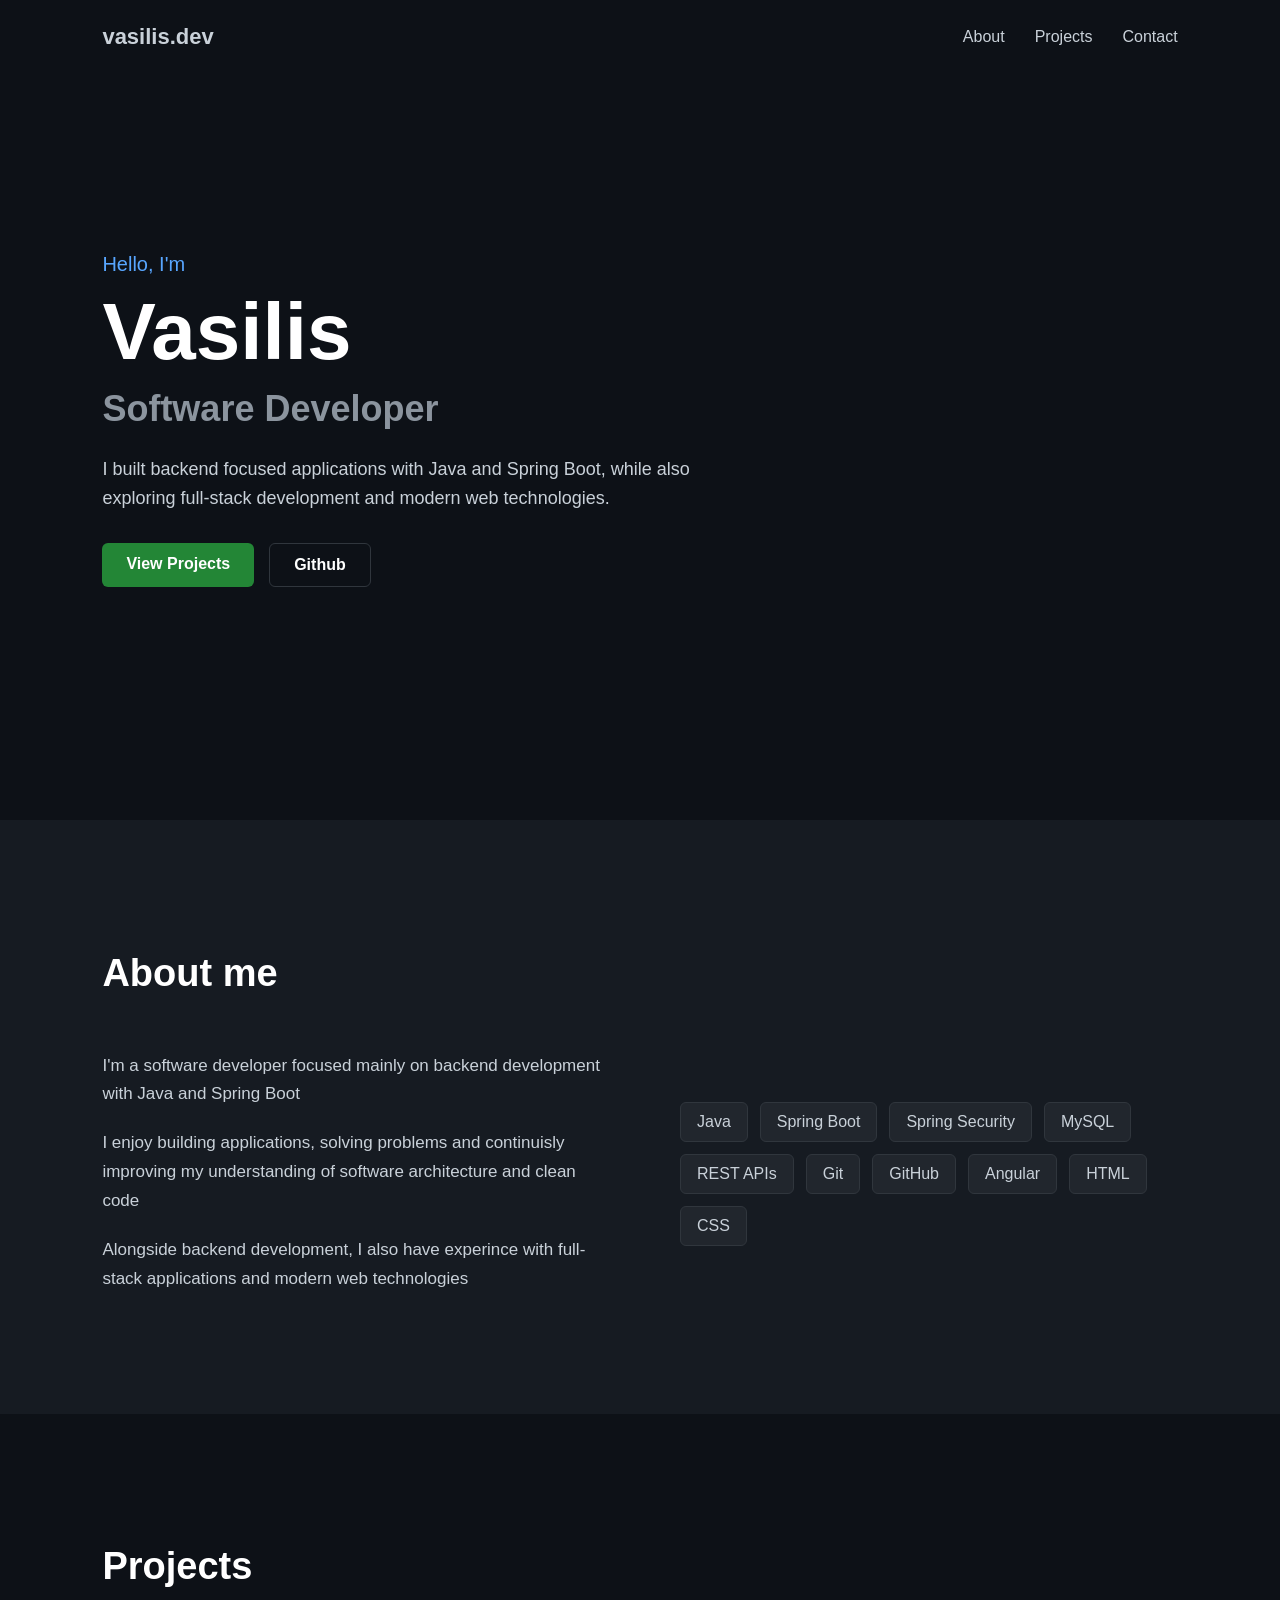
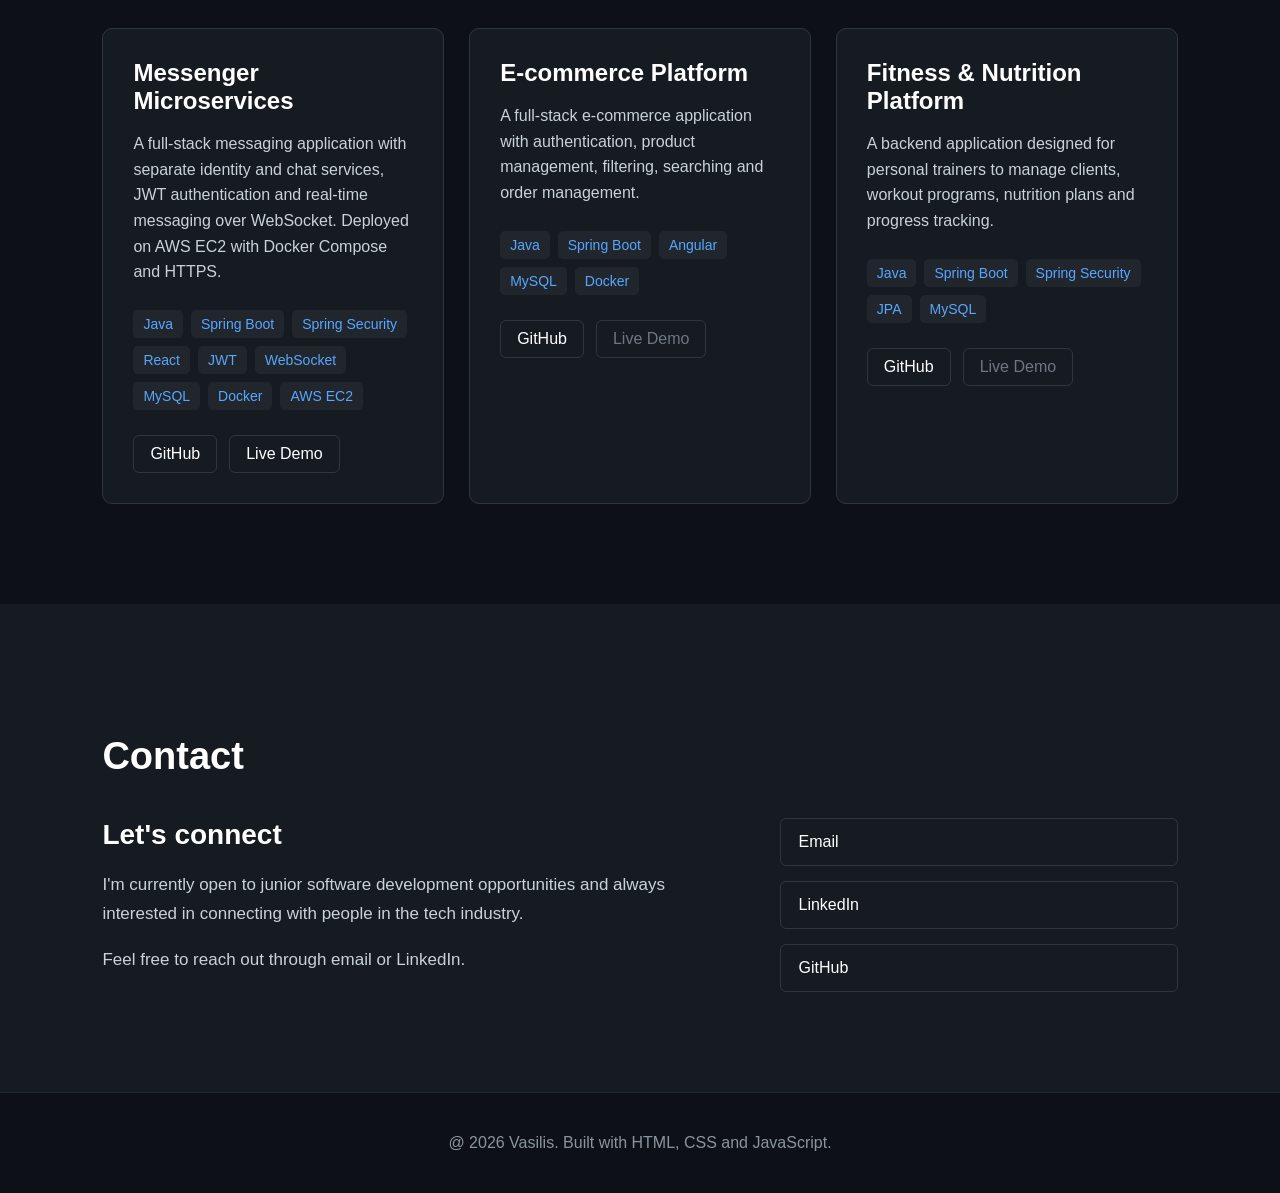
<file: index.html>
<!DOCTYPE html>
<html lang="en">
<head>
    <meta charset="UTF-8">
    <meta name="viewport" content="width=device-width, initial-scale=1.0">
    <title>Vasilis | Developer Portfolio</title>

    <link rel="stylesheet" href="style.css">
</head>
<body>
    <header class="navbar">
        <a href="#top" class="logo">vasilis.dev</a>
        <div class="logo"></div>

        <nav>
            <a href="#about">About</a>
            <a href="#projects">Projects</a>
            <a href="#contact">Contact</a>
        </nav>
    </header>

    <main class="hero">
        <div class="hero-content">
            <p class="intro">Hello, I'm</p>

            <h1>Vasilis</h1>

            <h2>Software Developer</h2>

            <p class="description">
                I built backend focused applications with Java and Spring Boot,
                while also exploring full-stack development and modern web technologies.
            </p>

            <div class="hero-buttons">
                <a href="#projects" class="btn primary-btn">View Projects</a>

                <a 
                href="https://github.com/liakosV"
                target="_blank"
                class="btn secondary-btn"
                >
                Github
                </a>
            </div>
        </div>
    </main>

    <section id="about" class="about-section">
        <div class="section-container">
            <h2 class="section-title">About me</h2>

            <div class="about-content">

                <div class="about-text">
                    <p>
                        I'm a software developer focused mainly on backend development with Java and Spring Boot
                    </p>

                    <p>I enjoy building applications, solving problems and continuisly improving my understanding of software architecture and clean code</p>

                    <p>
                        Alongside backend development, I also have experince with full-stack applications and modern web technologies
                    </p>
                </div>

                <div class="skills">
                    <span class="skill">Java</span>
                    <span class="skill">Spring Boot</span>
                    <span class="skill">Spring Security</span>
                    <span class="skill">MySQL</span>
                    <span class="skill">REST APIs</span>
                    <span class="skill">Git</span>
                    <span class="skill">GitHub</span>
                    <span class="skill">Angular</span>
                    <span class="skill">HTML</span>
                    <span class="skill">CSS</span>
                </div>
            </div>
        </div>
    </section>

    <section id="projects" class="projects-section">

    <div class="section-container">

        <h2 class="section-title">Projects</h2>

        <div class="projects-grid">

            <!-- Messenger Microservices -->
            <article class="project-card">

                <div class="project-content">
                    <h3>Messenger Microservices</h3>

                    <p>
                        A full-stack messaging application with separate identity
                        and chat services, JWT authentication and real-time messaging
                        over WebSocket. Deployed on AWS EC2 with Docker Compose and HTTPS.
                    </p>

                    <div class="project-tech">
                        <span>Java</span>
                        <span>Spring Boot</span>
                        <span>Spring Security</span>
                        <span>React</span>
                        <span>JWT</span>
                        <span>WebSocket</span>
                        <span>MySQL</span>
                        <span>Docker</span>
                        <span>AWS EC2</span>
                    </div>

                    <div class="project-buttons">
                        <a
                            href="https://github.com/liakosV/messenger-microservices"
                            target="_blank"
                            rel="noopener noreferrer"
                            class="project-link"
                        >
                            GitHub
                        </a>

                        <a
                            href="demo.html"
                            target="_blank"
                            rel="noopener noreferrer"
                            class="project-link"
                        >
                            Live Demo
                        </a>
                    </div>
                </div>

            </article>


            <!-- E-commerce App -->
            <article class="project-card">

                <div class="project-content">
                    <h3>E-commerce Platform</h3>

                    <p>
                        A full-stack e-commerce application with authentication,
                        product management, filtering, searching and order management.
                    </p>

                    <div class="project-tech">
                        <span>Java</span>
                        <span>Spring Boot</span>
                        <span>Angular</span>
                        <span>MySQL</span>
                        <span>Docker</span>
                    </div>

                    <div class="project-buttons">
                        <a 
                        href="https://github.com/liakosV/E-Commerce-App"
                        target="_blank"
                        class="project-link"
                        >
                            GitHub
                        </a>

                        <a href="#" class="project-link disabled">
                            Live Demo
                        </a>
                    </div>
                </div>

            </article>


            <!-- Fitness App -->
            <article class="project-card">

                <div class="project-content">
                    <h3>Fitness & Nutrition Platform</h3>

                    <p>
                        A backend application designed for personal trainers to manage
                        clients, workout programs, nutrition plans and progress tracking.
                    </p>

                    <div class="project-tech">
                        <span>Java</span>
                        <span>Spring Boot</span>
                        <span>Spring Security</span>
                        <span>JPA</span>
                        <span>MySQL</span>
                    </div>

                    <div class="project-buttons">
                        <a
                            href="https://github.com/liakosV/FitnessNutritionPlan"
                            target="_blank"
                            class="project-link"
                        >
                            GitHub
                        </a>

                        <a href="#" class="project-link disabled">
                            Live Demo
                        </a>
                    </div>
                </div>

            </article>

        </div>

    </div>

</section>

<section id="contact" class="contact-section">

    <div class="section-container">

        <h2 class="section-title">Contact</h2>

        <div class="contact-content">

            <div class="contact-text">
                <h3>Let's connect</h3>

                <p>
                    I'm currently open to junior software development opportunities
                    and always interested in connecting with people in the tech industry.
                </p>

                <p>
                    Feel free to reach out through email or LinkedIn.
                </p>
            </div>

            <div class="contact-links">

                <a
                    href="mailto:billiak@hotmail.com"
                    class="contact-link"
                >
                    Email
                </a>

                <a
                    href="https://www.linkedin.com/in/%CE%B2%CE%B1%CF%83%CE%AF%CE%BB%CE%B7%CF%82-%CE%BB%CE%B9%CE%AC%CE%BA%CE%BF%CF%82-98b938337/"
                    target="_blank"
                    class="contact-link"
                >
                    LinkedIn
                </a>

                <a
                    href="https://github.com/liakosV"
                    target="_blank"
                    class="contact-link"
                >
                    GitHub
                </a>

            </div>

        </div>

    </div>

</section>

<footer class="footer">
    <p>@ <span id="current-year"></span> Vasilis. Built with HTML, CSS and JavaScript.</p>
</footer>

    <script src="script.js"></script>
</body>
</html>
</file>
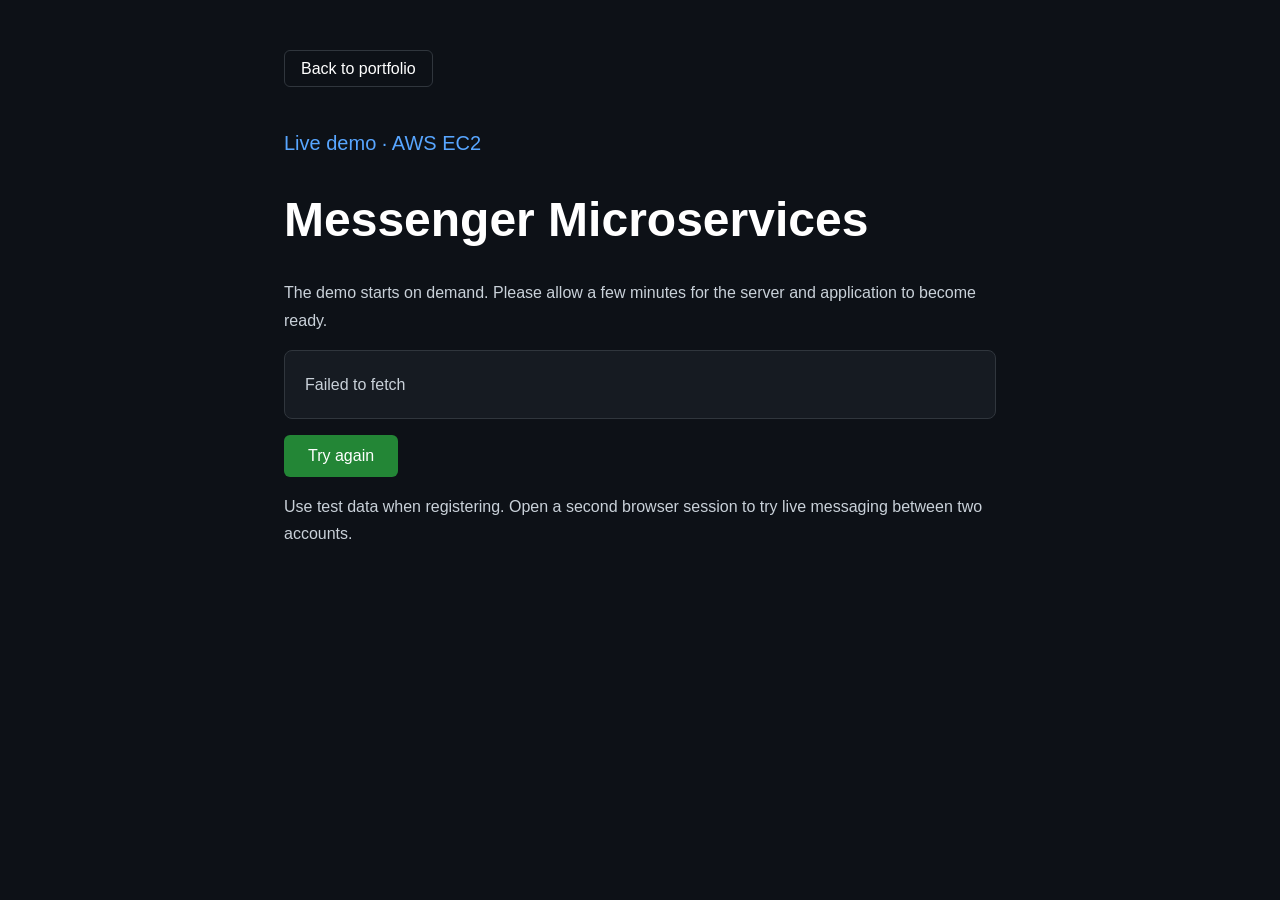
<file: demo.html>
<!DOCTYPE html>
<html lang="en">
<head>
    <meta charset="UTF-8">
    <meta name="viewport" content="width=device-width, initial-scale=1.0">
    <meta name="robots" content="noindex">
    <title>Launch Messenger | Vasilis</title>
    <link rel="stylesheet" href="style.css">
    <script src="demo.js" defer></script>
</head>
<body>
    <main class="demo-launcher">
        <a href="index.html#projects" class="project-link">Back to portfolio</a>
        <p class="intro">Live demo · AWS EC2</p>
        <h1>Messenger Microservices</h1>
        <p>The demo starts on demand. Please allow a few minutes for the server and application to become ready.</p>
        <p id="demo-status" role="status" aria-live="polite">Preparing the demo…</p>
        <button id="demo-retry" class="btn primary-btn" type="button" hidden>Try again</button>
        <a id="demo-open" class="btn primary-btn" href="https://liakos-messenger.duckdns.org" hidden>Open Messenger</a>
        <p>Use test data when registering. Open a second browser session to try live messaging between two accounts.</p>
        <noscript>JavaScript is required to start this demo. Please enable it and reload this page.</noscript>
    </main>
</body>
</html>
</file>
<file: style.css>
* {
    box-sizing: border-box;
}

/* ON-DEMAND DEMO */
.demo-launcher {
    max-width: 760px;
    margin: 0 auto;
    padding: 60px 24px;
}

.demo-launcher h1 {
    font-size: clamp(30px, 6vw, 48px);
}

.demo-launcher p {
    color: #c9d1d9;
    line-height: 1.7;
}

.demo-launcher .intro {
    margin-top: 48px;
    color: #58a6ff;
}

#demo-status {
    padding: 20px;
    border: 1px solid #30363d;
    border-radius: 8px;
    background: #161b22;
}

.demo-launcher .btn {
    display: inline-block;
    font: inherit;
    cursor: pointer;
    border: 0;
}

.demo-launcher [hidden] {
    display: none;
}

html {
    scroll-behavior: smooth;
}

body {
    margin: 0;
    font-family: Arial, sans-serif;

    background-color: #0d1117;
    color: #ffffff;
}



/* NAVBAR */

.navbar {
    position: fixed;

    top: 0;
    left: 0;
    right: 0;

    display: flex;
    justify-content: space-between;
    align-items: center;

    padding: 24px 8%;

    background-color: #0d1117;

    z-index: 1000;
}

.logo {
    font-size: 22px;
    font-weight: bold;
    color: #c9d1d9;
    text-decoration: none;

    transition: all 0.3s ease;
}

.logo:hover {
    color: #6e7681;

    transform: translateY(-2px);
}

nav {
    display: flex;
    gap: 30px;
}

nav a {
    color: #c9d1d9;
    text-decoration: none;

    transition: color 0.3s ease;
}

nav a:hover {
    color: #58a6ff;
}

/* HERO */

.hero {
    min-height: calc(100vh - 80px);

    display: flex;
    align-items: center;

    padding: 0 8%;
}

.hero-content {
    max-width: 750px;
}

.intro {
    color: #58a6ff;

    font-size: 20px;
    margin-bottom: 10px;
}

.hero h1 {
    font-size: 80px;

    margin: 0;
}

.hero h2 {
    font-size: 36px;

    color: #8b949e;

    margin-top: 10px;
    margin-bottom: 25px;
}

.description {
    max-width: 650px;

    font-size: 18px;
    line-height: 1.6;

    color: #c9d1d9;
}

/* BUTTONS */

.hero-buttons {
    display: flex;
    gap: 15px;

    margin-top: 30px;
}

.btn {
    padding: 12px 24px;

    border-radius: 6px;

    text-decoration: none;
    font-weight: bold;

    transition: all 0.3s ease;
}

.primary-btn {
    background-color: #238636;
    color: white;
}

.primary-btn:hover {
    background-color: #2ea043;
    transform: translateY(-10px);
}

.secondary-btn {
    border: 1px solid #30363d;
    color: #ffffff;
}

.secondary-btn:hover {
    border-color: #58a6ff;
    color: #58a6ff;

    transform: translateY(-10px);
}

/* GENERAL SECTIONS */

.section-container {
    width: 84%;
    max-width: 1200px;

    margin: 0 auto;
}

.section-title {
    font-size: 38px;

    margin-bottom: 40px;
}


/* ABOUT */

.about-section {
    padding: 100px 0;

    background-color: #161b22;
}

.about-content {
    display: grid;
    grid-template-columns: 1fr 1fr;

    gap: 80px;

    align-items: center;
}

.about-text p {
    color: #c9d1d9;

    font-size: 17px;
    line-height: 1.7;

    margin-bottom: 20px;
}


/* SKILLS */

.skills {
    display: flex;
    flex-wrap: wrap;

    gap: 12px;
}

.skill {
    padding: 10px 16px;

    background-color: #21262d;

    border: 1px solid #30363d;
    border-radius: 6px;

    color: #c9d1d9;

    transition: all 0.3s ease;
}

.skill:hover {
    border-color: #58a6ff;
    color: #58a6ff;

    transform: translateY(-2px);
}

/* PROJECTS */

.projects-section {
    padding: 100px 0;

    background-color: #0d1117;
}

.projects-grid {
    display: grid;

    grid-template-columns: repeat(3, 1fr);

    gap: 25px;
}


/* PROJECT CARD */

.project-card {
    background-color: #161b22;

    border: 1px solid #30363d;
    border-radius: 10px;

    padding: 30px;

    transition: all 0.3s ease;
}

.project-card:hover {
    transform: translateY(-6px);

    border-color: #58a6ff;
}

.project-card h3 {
    font-size: 24px;

    margin-top: 0;
    margin-bottom: 15px;
}

.project-card p {
    color: #c9d1d9;

    line-height: 1.6;

    min-height: 100px;
}


/* TECHNOLOGIES */

.project-tech {
    display: flex;
    flex-wrap: wrap;

    gap: 8px;

    margin: 25px 0;
}

.project-tech span {
    background-color: #21262d;

    color: #58a6ff;

    padding: 6px 10px;

    border-radius: 5px;

    font-size: 14px;
}


/* PROJECT LINKS */

.project-buttons {
    display: flex;

    gap: 12px;

    margin-top: 25px;
}

.project-link {
    padding: 9px 16px;

    border: 1px solid #30363d;
    border-radius: 6px;

    color: #ffffff;

    text-decoration: none;

    transition: all 0.3s ease;
}

.project-link:hover {
    border-color: #58a6ff;

    color: #58a6ff;
}

.project-link.disabled {
    color: #6e7681;

    cursor: not-allowed;

    pointer-events: none;
}

/* CONTACT */

.contact-section {
    padding: 100px 0;

    background-color: #161b22;
}

.contact-content {
    display: grid;

    grid-template-columns: 1.5fr 1fr;

    gap: 80px;

    align-items: center;
}

.contact-text h3 {
    font-size: 28px;

    margin-top: 0;
    margin-bottom: 20px;
}

.contact-text p {
    color: #c9d1d9;

    font-size: 17px;
    line-height: 1.7;
}


/* CONTACT LINKS */

.contact-links {
    display: flex;

    flex-direction: column;

    gap: 15px;
}

.contact-link {
    padding: 14px 18px;

    border: 1px solid #30363d;
    border-radius: 6px;

    color: #ffffff;

    text-decoration: none;

    transition: all 0.3s ease;
}

.contact-link:hover {
    border-color: #58a6ff;

    color: #58a6ff;

    transform: translateX(5px);
}

.footer {
    padding: 25px 8%;

    text-align: center;

    background-color: #0d1117;

    color: #8b949e;

    border-top: 1px solid #21262d;
}

/* TABLET */

@media (max-width: 900px) {

    .projects-grid {
        grid-template-columns: repeat(2, 1fr);
    }

    .about-content,
    .contact-content {
        grid-template-columns: 1fr;
        gap: 40px;
    }

    .hero h1 {
        font-size: 56px;
    }

    .hero h2 {
        font-size: 30px;
    }
    
}

/* MOBILE */

@media (max-width: 650px) {

    .navbar {
        padding: 18px 5%;
    }

    .logo {
        font-size: 18px;
    }

    nav {
        gap: 14px;
    }

    nav a {
        font-size: 14px;
    }

    .hero {
        padding: 110px 5% 40px;
    }

    .hero h1 {
        font-size: 46px;
    }

    .hero h2 {
        font-size: 26px;
    }

    .description {
        font-size: 16px;
    }

    .hero-buttons {
        flex-direction: column;
        align-items: flex-start;
    }

    .projects-grid {
        grid-template-columns: 1fr;
    }

    .section-container {
        width: 90%;
    }

    .section-title {
        font-size: 32px;
    }

    .about-section,
    .projects-section,
    .contact-section {
        padding: 75px 0;
    }

    .project-card {
        padding: 24px;
    }
}
</file>
